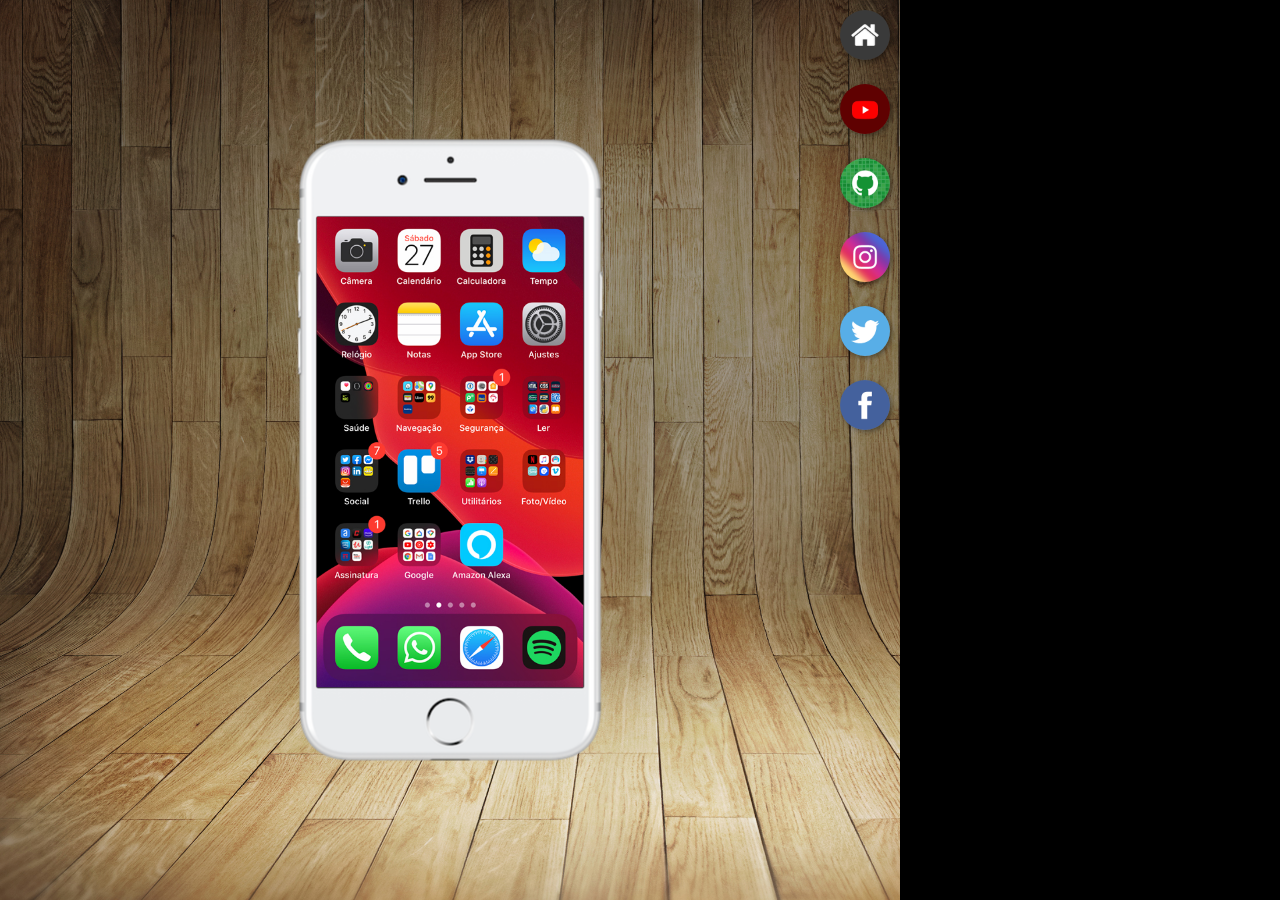
<file: index.html>
<!DOCTYPE html>
<html lang="pt-br">
<head>
    <meta charset="UTF-8">
    <meta name="viewport" content="width=device-width, initial-scale=1.0">
    <link rel="shortcut icon" href="favicon.ico" type="image/x-icon">
    <title>Projeto Redes Sociais</title>
    <link rel="stylesheet" href="estilos/style.css">
</head>
<body>
    <main>
        <section id="telefone">
            <iframe src="home.html" name="tela" id="tela" frameborder="0">
                Seuu navegador não é compatível com isso!
            </iframe>

        </section>
        <section id="redes-sociais">
            <a href="home.html" target="tela"><img src="imagens/logo-home.jpg" alt="Home"></a><br>
            <a href="youtube.html" target="tela"><img src="imagens/logo-youtube.jpg" alt="YouTube"></a><br>
            <a href="github.html" target="tela"><img src="imagens/logo-github.jpg" alt="GitHub"></a><br>
            <a href="#" target="tela"><img src="imagens/logo-instagram.jpg" alt="Instagram"></a><br>
            <a href="#" target="tela"><img src="imagens/logo-twitter.jpg" alt="Twitter"></a><br>
            <a href="#" target="tela"><img src="imagens/logo-facebook.jpg" alt="Facebook"></a>

        </section>
    </main>
</body>
</html>
</file>
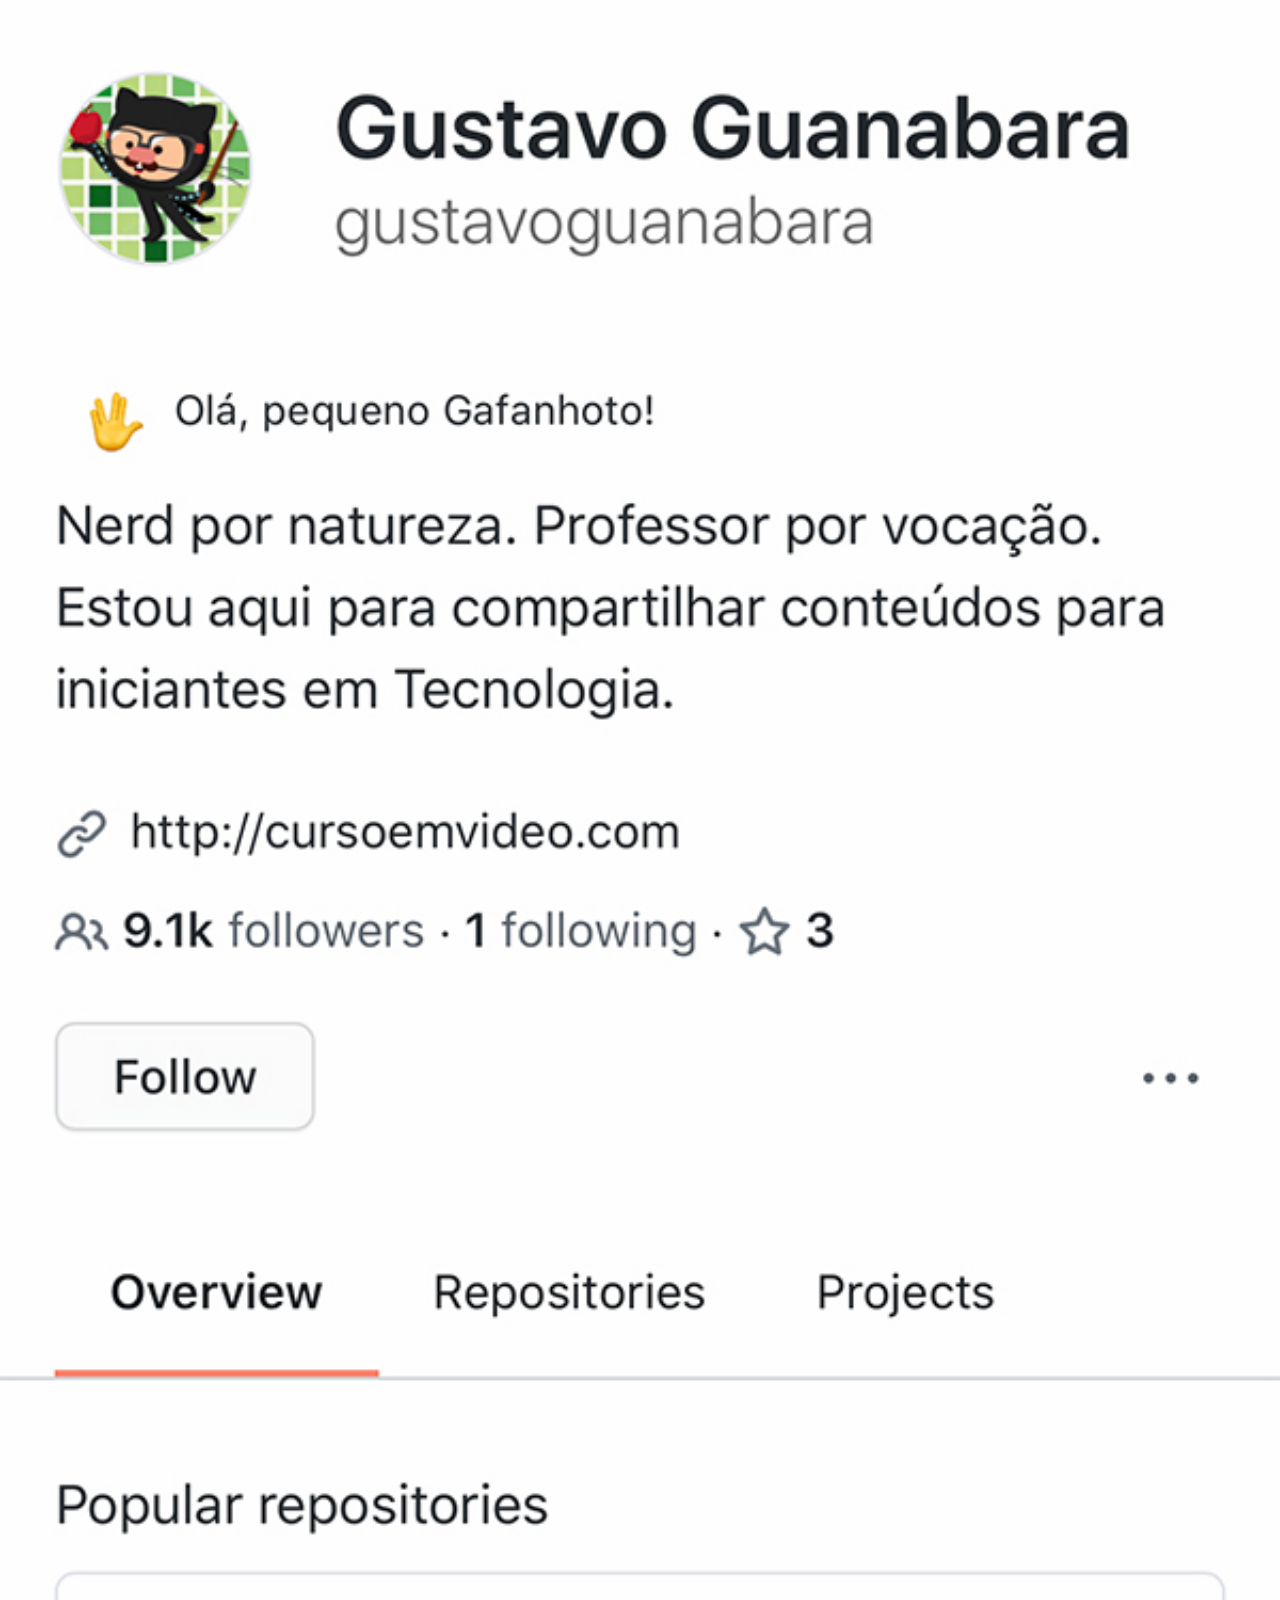
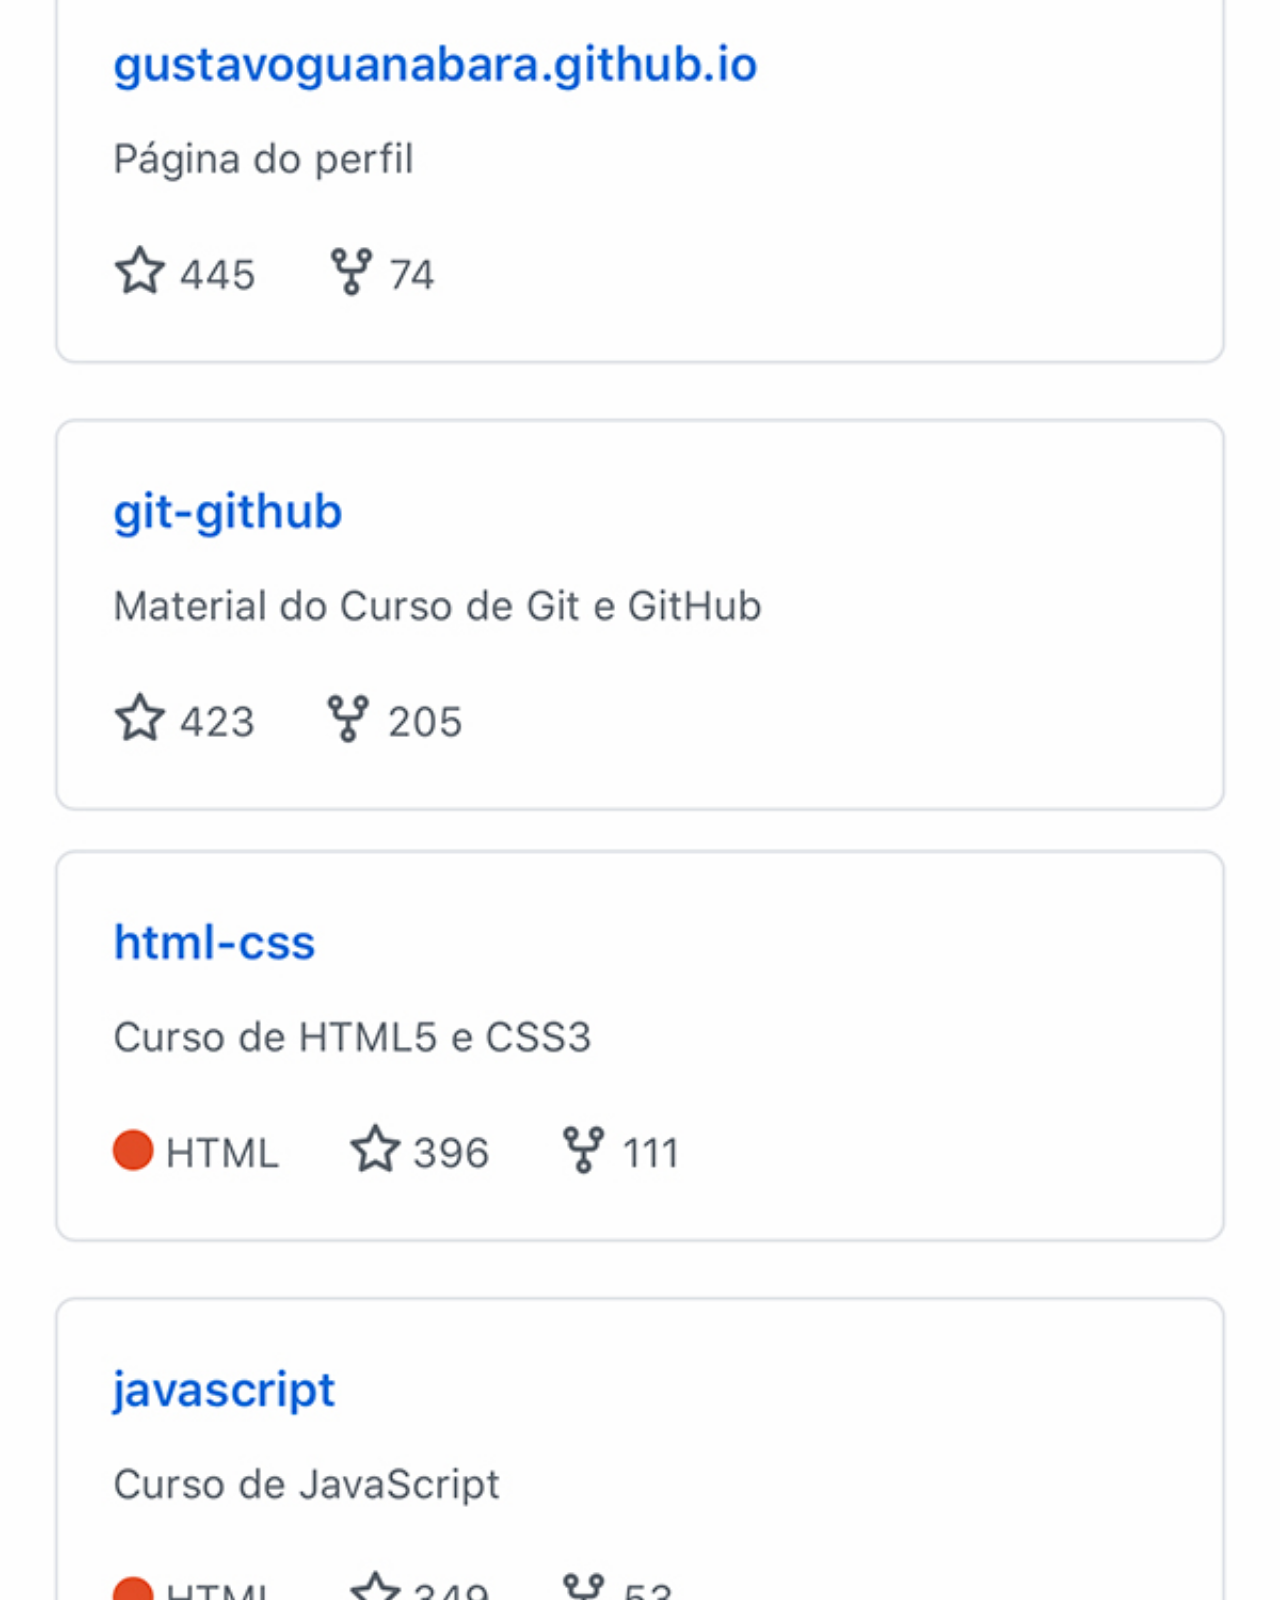
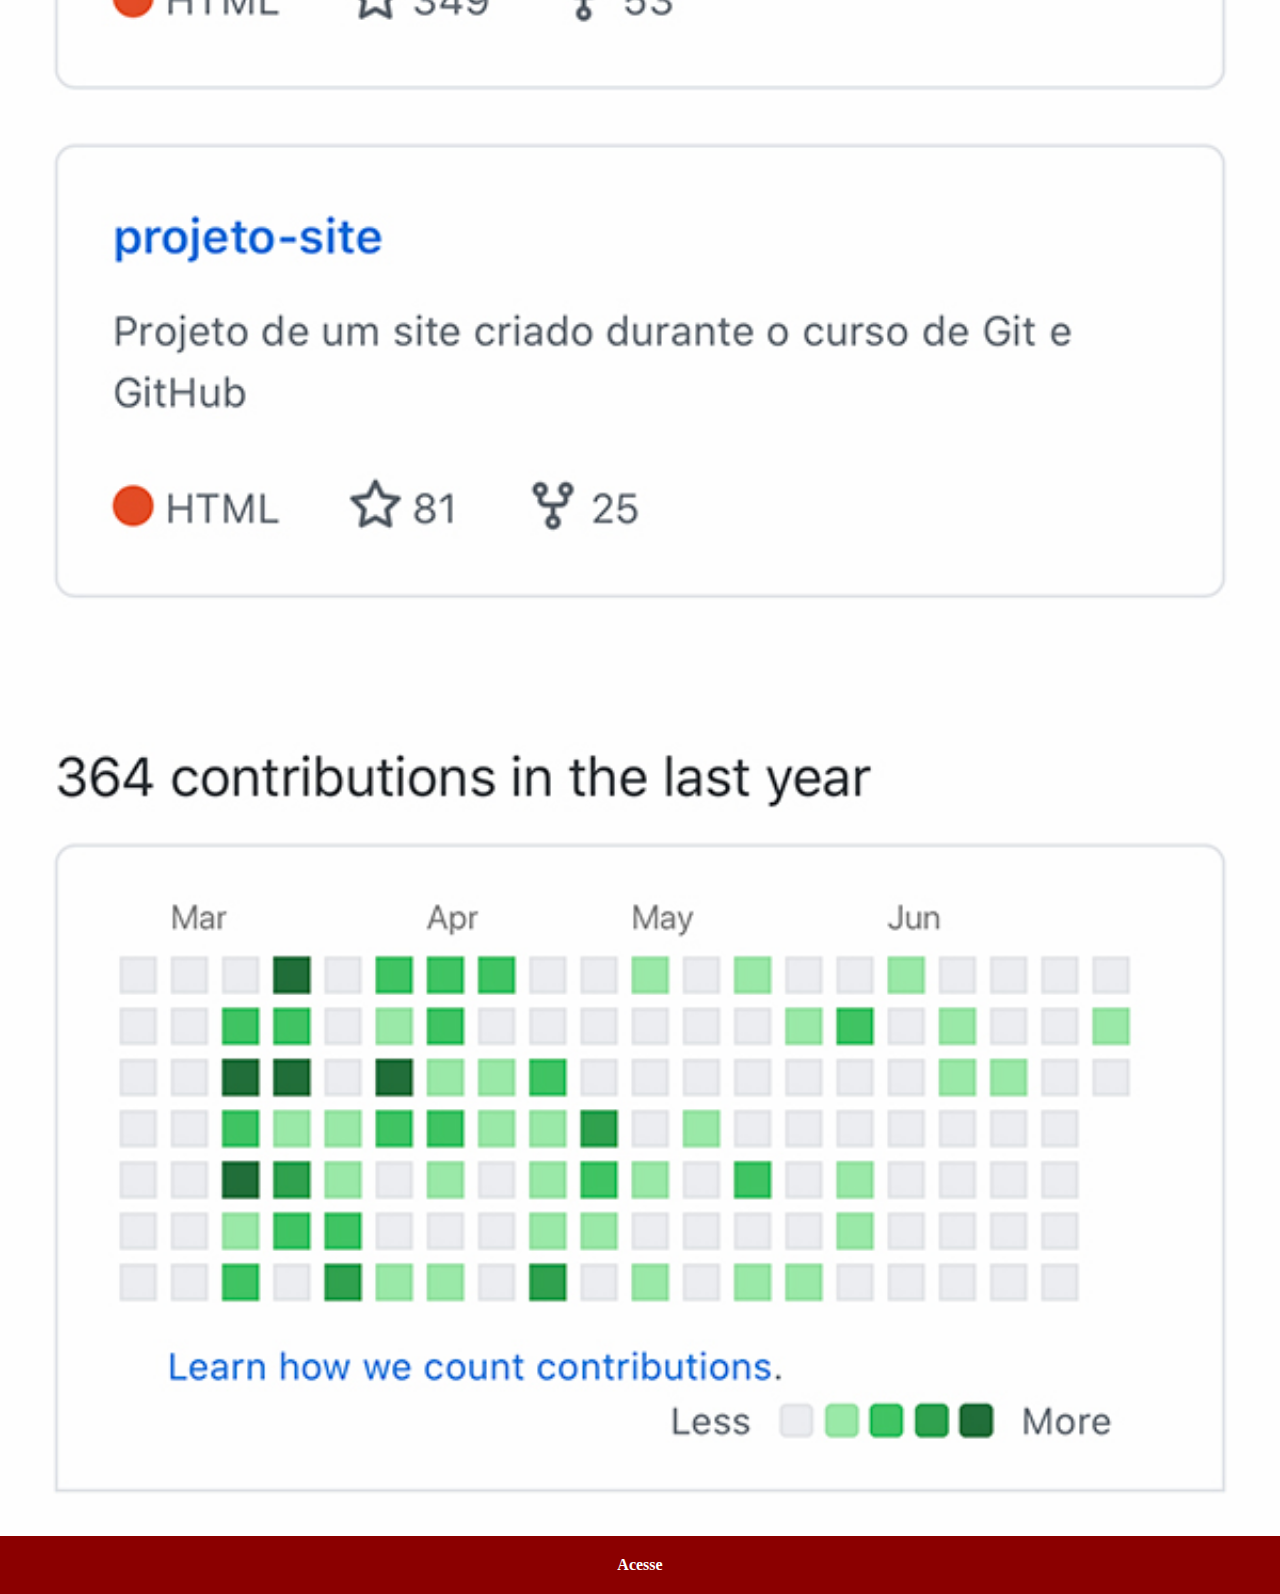
<file: github.html>
<!DOCTYPE html>
<html lang="pt-br">
<head>
    <meta charset="UTF-8">
    <meta name="viewport" content="width=device-width, initial-scale=1.0">
    <title>GitHub</title>
    <link rel="stylesheet" href="estilos/social.css">
</head>
<body>
    <img src="imagens/tela-github.jpg" alt="GitHub">
    <a href="https://github.com/LarissaValli" target="_blank">Acesse</a>
    
</body>
</html>
</file>
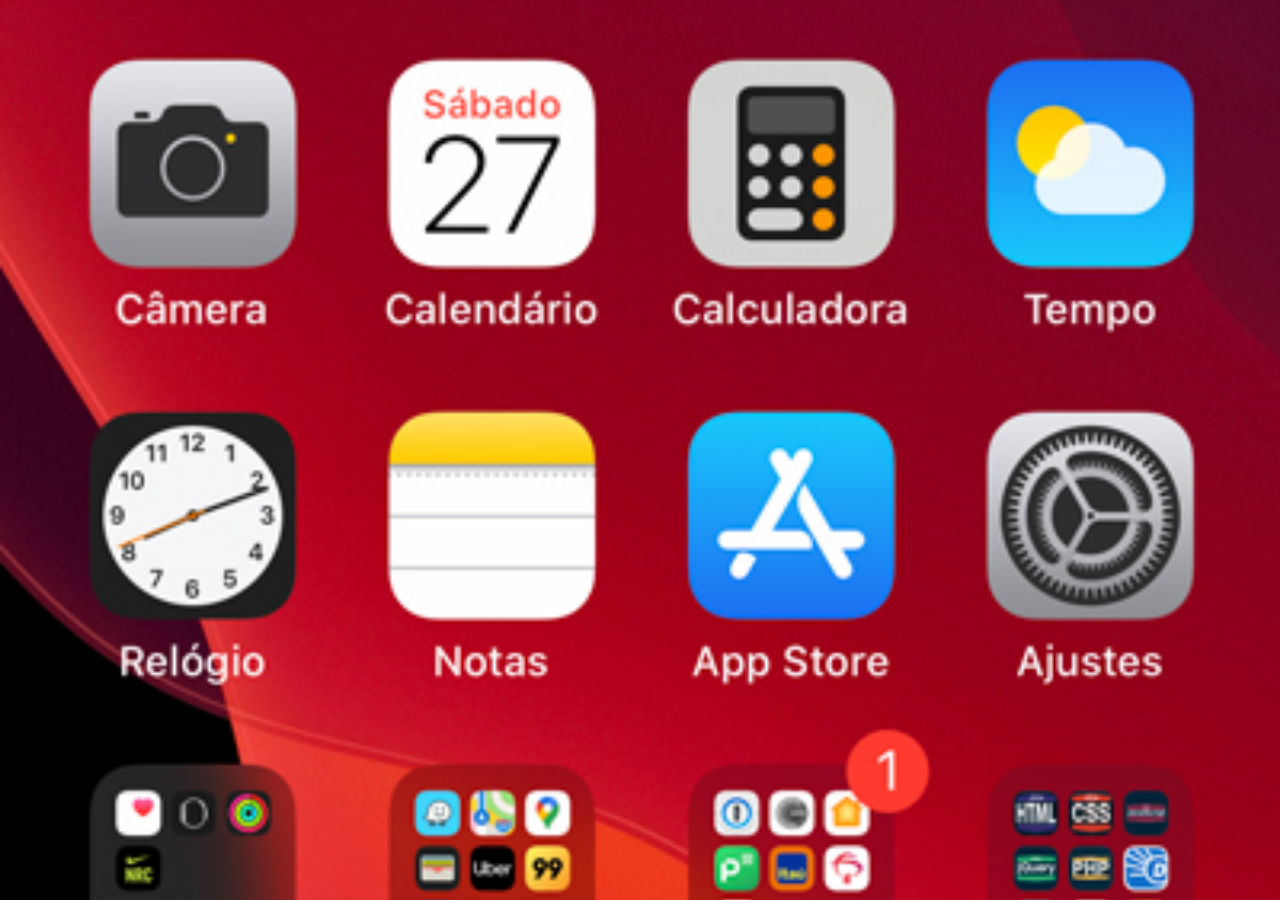
<file: home.html>
<!DOCTYPE html>
<html lang="pt-br">
<head>
    <meta charset="UTF-8">
    <meta name="viewport" content="width=device-width, initial-scale=1.0">
    <title>home</title>
</head>
<style>
    *{
        margin: 0px;
        padding: 0px;
    }

    body{
        width: 100vw;
        height: 100vh;
        background: url(imagens/tela-home.jpg) no-repeat top center;
        background-size: cover;
    }
</style>
<body>
    
</body>
</html>
</file>
<file: estilos/style.css>
@charset "utf-8";

*{
    margin: 0px;
    padding: 0px;
    font-family: Arial, Helvetica, sans-serif;
}

html, body{
    height: 100vh;
    width: 100vh;
    background-color: black;
}

body{
    background: url('../imagens/fundo-madeira.jpg') no-repeat top center;
    background-size: cover;
    background-attachment: fixed;
}

main{
    height: 100vh;
    position: relative;
}

section#telefone{
    position: absolute;
    top: 50%;
    left: 50%;
    transform: translate(-50%, -50%);
    
    height: 627px;
    width: 311px;
    background: url('../imagens/frame-iphone.png') no-repeat;
}

iframe#tela{
    position: relative;
    top: 80px;
    left: 22px;
    width: 267px;
    height: 471px;
}

section#redes-sociais{
    text-align: right;
}

section#redes-sociais img{
    width: 50px;
    margin: 10px;
    border-radius: 50%;
    box-shadow: 2px 2px 5px rgba(0, 0, 0, 0.404);
}

section#redes-sociais img:hover{
    border: 2px solid rgba(255, 255, 255, 0.418);
    transform: translate(-3px, -3px);
    box-shadow: 5px 5px rgba(0, 0, 0, 0.637);
    transition: transform 0.3s;
}
</file>
<file: estilos/social.css>
@charset "utf-8";

*{
    margin: 0px;
    padding: 0px;
}

::-webkit-scrollbar{
    width: 0px;
    height: 0px;
}

img{
    width: 100vw;
}

a{
    display: block;
    background-color: darkred;
    color: white;
    padding: 20px;
    text-align: center;
    font-weight: bolder;
    text-decoration: none;
}

a:hover{
    background-color: red;
}
</file>
